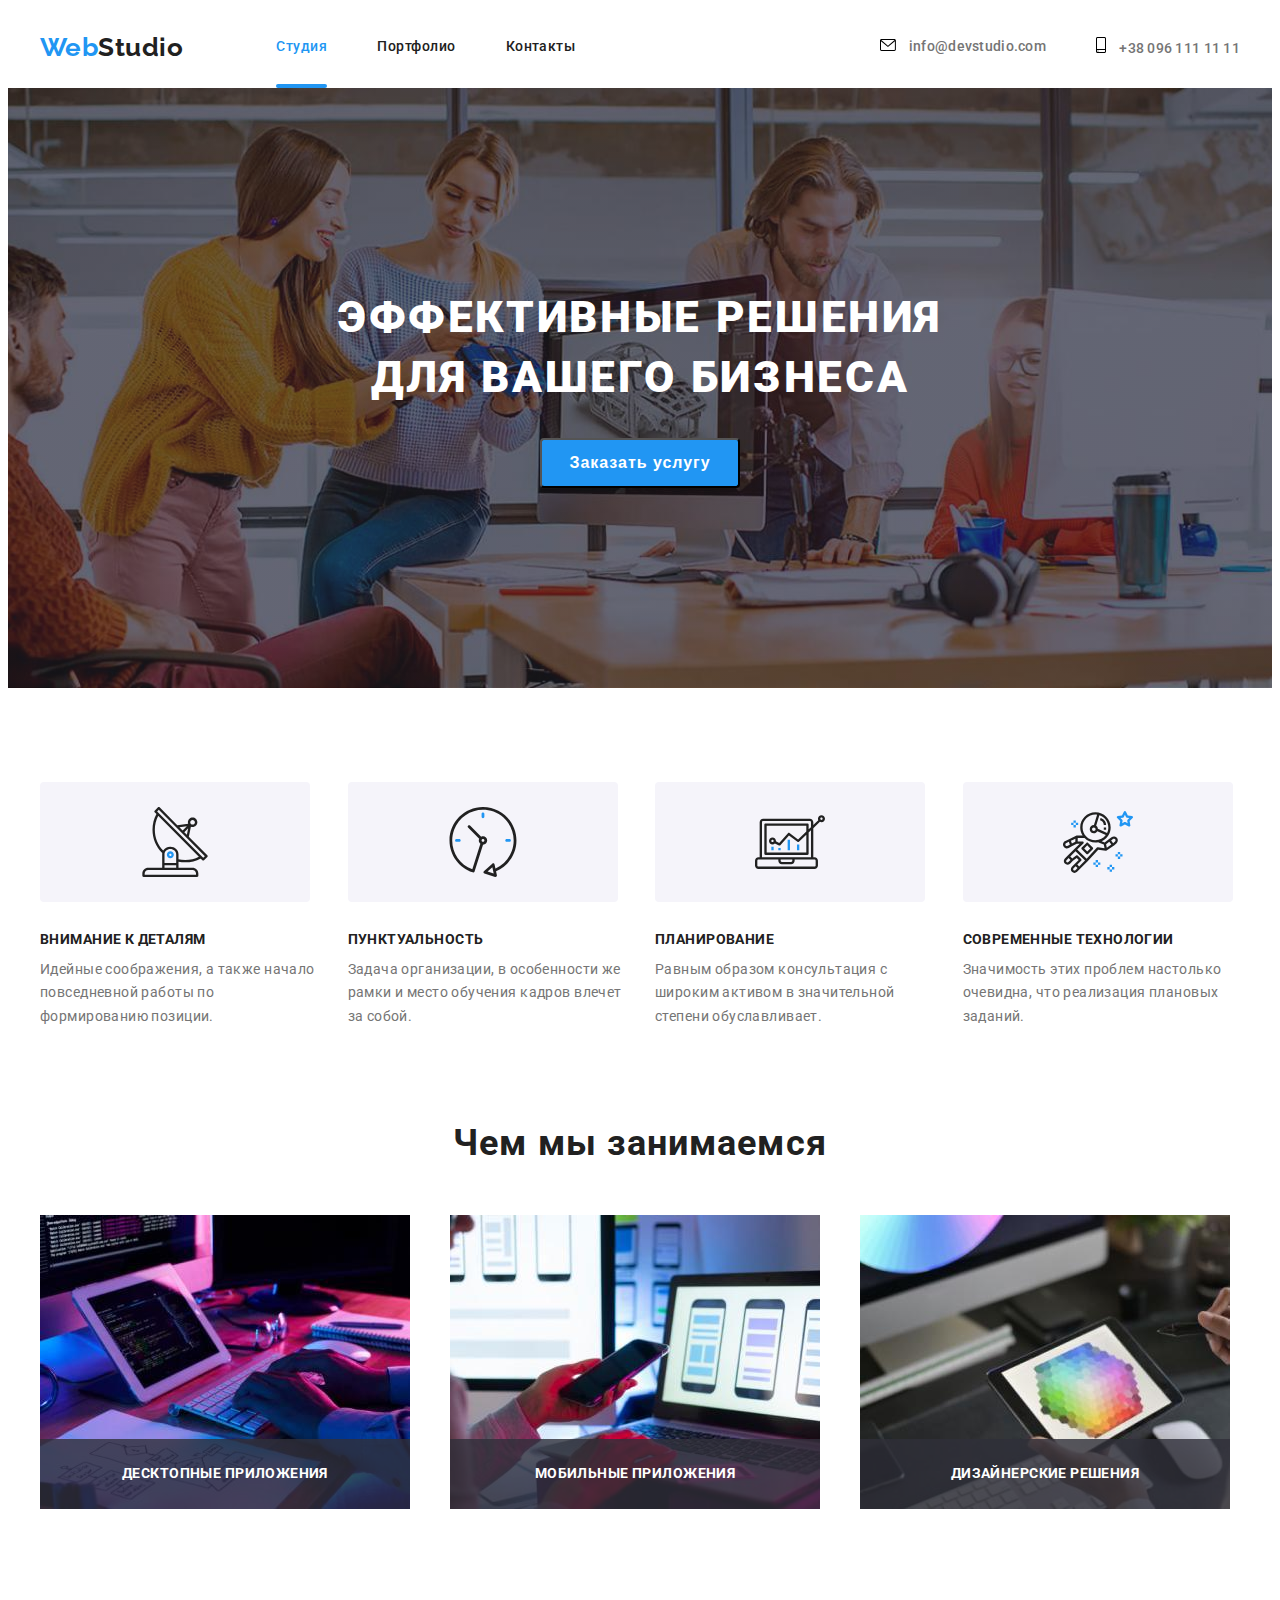
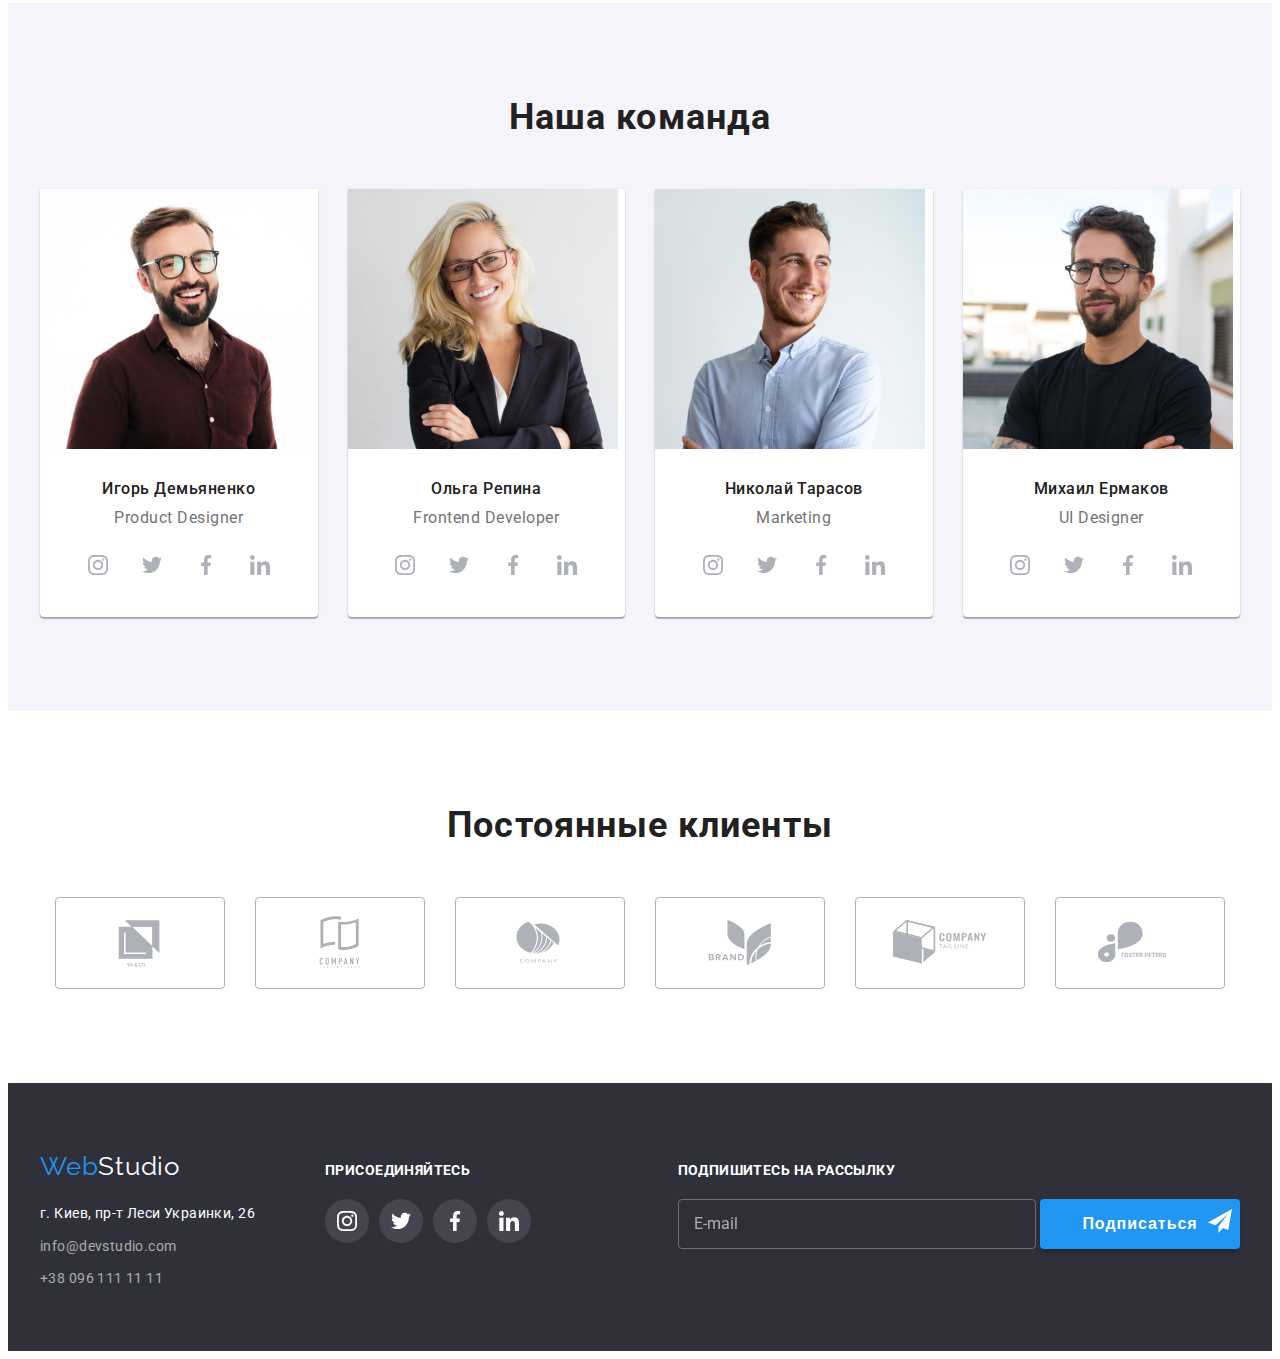
<file: index.html>
<!DOCTYPE html>
<html lang="ru">
<head>
    <meta charset="UTF-8">
    <meta http-equiv="X-UA-Compatible" content="IE=edge">
    <meta name="viewport" content="width=device-width, initial-scale=1.0">
    <title>WebStudio </title>
     <link 
      rel="preconnect" 
      href="https://fonts.gstatic.com">
    
    <link 
    href="https://fonts.googleapis.com/css2?family=Raleway:wght@700&family=Roboto:wght@400;500;700;900&display=swap"
    rel="stylesheet">
     <link
            rel="stylesheet"
            href="https://cdnjs.cloudflare.com/ajax/libs/modern-normalize/1.1.0/modern-normalize.min.css"
            integrity="sha512-wpPYUAdjBVSE4KJnH1VR1HeZfpl1ub8YT/NKx4PuQ5NmX2tKuGu6U/JRp5y+Y8XG2tV+wKQpNHVUX03MfMFn9Q=="
            crossorigin="anonymous"
            referrerpolicy="no-referrer"
        />
     <link
    rel="stylesheet"
    href="https://cdnjs.cloudflare.com/ajax/libs/animate.css/4.1.1/animate.min.css"
  />
  
    
    <link rel="stylesheet" href="./css/main.min.css">
   
</head>
<body>
    <!--HEADER-->
    <header class="header-section">
        <div class="container header-container">
          <nav class="header-nav">
            <a class="logo" href=""><span class="logo-web">Web</span>Studio</a> 
            <ul class="header-list list">
                <li class="header-list__item"><a class="header-list__link current" href="./index.html">Студия</a></li>
                <li class="header-list__item"><a class="header-list__link" href="./portfolio.html">Портфолио</a></li>
                <li class="header-list__item"><a class="header-list__link" href="">Контакты</a></li>
            </ul>
          </nav>
            <ul class="contact-list list">
                <li class="contact-list__item">
                     <a href="mailto:info@devstudio.com" class="meil header-contact">
                        <svg class="meil-icon" width="16" height="12">
                                    <use href="./images/sprite.svg#icon-envelope"></use>
                        </svg>
                        info@devstudio.com</a>
                </li>
                <li class="contact-list__item">
                    <a href="tel:+380961111111" class="header-contact">
                        <svg class="tel-icon" width="10" height="16">
                                    <use href="./images/sprite.svg#icon-smartphone"></use>
                        </svg>
                        +38 096 111 11 11</a>
                </li>
            </ul>
         
        </div>  
    </header>
    <!--HEADER END-->
    <!---->
    <main>
        <!--HERO-->
        <section class="hero">
          <div class="container">
            <h1 class="hero-title">Эффективные решения для вашего бизнеса</h1>
            <button type="button" class="hero-btn" data-modal-open>Заказать услугу</button>
          </div>
        </section>
        
         <!--HERO END-->
         <!--FEATURES-->
        <section class="features section">
            <div class="container">
            <h2 class="visually-hidden">Почему мы</h2>
            <ul class="feature__list list">
                <li class="feature__item">
                    <div class="feature__iconbg">
                         <svg class="fiature__icon" width="70" height="70">
                                    <use href="./images/sprite.svg#icon-antenna"
                                </svg>
                    </div>
                    <h3 class="feature__title">Внимание к деталям</h3>
                    <p class="feature__text">Идейные соображения, а также начало повседневной работы по формированию позиции.</p>
                </li>
                <li class="feature__item">
                    <div class="feature__iconbg">
                         <svg class="fiature__icon" width="70" height="70">
                                    <use href="./images/sprite.svg#icon-clock"
                                </svg>
                    </div>
                    <h3 class="feature__title">Пунктуальность</h3>
                    <p class="feature__text">Задача организации, в особенности же рамки и место обучения кадров влечет за собой.</p>
                </li>
                <li class="feature__item">
                    <div class="feature__iconbg">
                         <svg class="fiature__icon" width="70" height="70">
                                    <use href="./images/sprite.svg#icon-diagram"
                                </svg>
                    </div>
                    <h3 class="feature__title">Планирование</h3>
                    <p class="feature__text">Равным образом консультация с широким активом в значительной степени обуславливает.</p>
                </li>
                <li class="feature__item">
                    <div class="feature__iconbg">
                         <svg class="fiature__icon" width="70" height="70">
                                    <use href="./images/sprite.svg#icon-astronaut"
                                </svg>
                    </div>
                    <h3 class="feature__title">Современные технологии</h3>
                    <p class="feature__text">Значимость этих проблем настолько очевидна, что реализация плановых заданий.</p>
                </li>
            </ul>
           </div>
        </section>
        <!--FEATURES-->
        <!--WORK-->    
        <section class="work section">
            <div class="container">
            <h2 class="work__title">Чем мы занимаемся</h2>
            <ul class="work__list list">
                <li class="work__item">
                    <img src="./images/box 1.jpg" alt="пишем код" width="370">
                    <div class="work__subtitle">
                            <p>Десктопные приложения</p>
                        </div>
                </li>
                <li class="work__item">
                    <img src="./images/box 2.jpg" alt="тестируем" width="370">
                    <div class="work__subtitle">
                            <p>Мобильные приложения</p>
                        </div>
                </li>
                <li class="work__item">
                    <img src="./images/box 3.jpg" alt="выбираем цвет" width="370">
                    <div class="work__subtitle">
                            <p>Дизайнерские решения</p>
                        </div>
                </li>
            </ul>
            </div>
        </section>
        <!--WORK--> 
        <!--TEAM-->      
        <section class="team section">
            <div class="container">
            <h2 class="team__title">Наша команда</h2>
            <ul class="team-list list">
                <li class="team-list__item">
                    <img src="./images/team card 1.jpg" alt="Игорь Демьяненко" width="270">
                    <h3 class="team-list__title">Игорь Демьяненко</h3>
                    <p class="team-list__pro" lang="en">Product Designer</p>
                    <ul class="team-item__list social-list list">
                        <li class="social-list__item">
                            <a href="" class="social-list__link link">
                                <svg class="social-list__icon" width="20" height="20">
                                    <use href="./images/sprite.svg#icon-instagram"
                                </svg>
                            </a>
                        </li>
                        <li class="social-list__item">
                            <a href="" class="social-list__link link">
                                 <svg class="social-list__icon" width="20" height="20">
                                    <use href="./images/sprite.svg#icon-twitter"
                                </svg>
                            </a>
                        </li>
                        <li class="social-list__item">
                            <a href="" class="social-list__link link">
                                <svg class="social-list__icon" width="20" height="20">
                                    <use href="./images/sprite.svg#icon-facebook"
                                </svg>
                            </a>
                        </li>
                        <li class="social-list__item">
                            <a href="" class="social-list__link link">
                                <svg class="social-list__icon" width="20" height="20">
                                    <use href="./images/sprite.svg#icon-linkedin"
                                </svg>
                            </a>
                        </li>
                    </ul>
                </li>
                <li class="team-list__item">
                    <img src="./images/team card 2.jpg" alt="Ольга Репина" width="270">
                    <h3 class="team-list__title">Ольга Репина</h3>
                    <p class="team-list__pro" lang="en">Frontend Developer</p>
                    <ul class="team-item__list social-list list">
                        <li class="social-list__item">
                            <a href="" class="social-list__link link">
                                <svg class="social-list__icon" width="20" height="20">
                                    <use href="./images/sprite.svg#icon-instagram"
                                </svg>
                            </a>
                        </li>
                        <li class="social-list__item">
                            <a href="" class="social-list__link link">
                                 <svg class="social-list__icon" width="20" height="20">
                                    <use href="./images/sprite.svg#icon-twitter"
                                </svg>
                            </a>
                        </li>
                        <li class="social-list__item">
                            <a href="" class="social-list__link link">
                                <svg class="social-list__icon" width="20" height="20">
                                    <use href="./images/sprite.svg#icon-facebook"
                                </svg>
                            </a>
                        </li>
                        <li class="social-list__item">
                            <a href="" class="social-list__link link">
                                <svg class="social-list__icon" width="20" height="20">
                                    <use href="./images/sprite.svg#icon-linkedin"
                                </svg>
                            </a>
                        </li>
                    </ul>
                </li>
                <li class="team-list__item">
                    <img src="./images/team card 3.jpg" alt="Николай Тарасов" width="270">
                    <h3 class="team-list__title">Николай Тарасов</h3>
                    <p class="team-list__pro" lang="en">Marketing</p>
                    <ul class="team-item__list social-list list">
                        <li class="social-list__item">
                            <a href="" class="social-list__link link">
                                <svg class="social-list__icon" width="20" height="20">
                                    <use href="./images/sprite.svg#icon-instagram"
                                </svg>
                            </a>
                        </li>
                        <li class="social-list__item">
                            <a href="" class="social-list__link link">
                                 <svg class="social-list__icon" width="20" height="20">
                                    <use href="./images/sprite.svg#icon-twitter"
                                </svg>
                            </a>
                        </li>
                        <li class="social-list__item">
                            <a href="" class="social-list__link link">
                                <svg class="social-list__icon" width="20" height="20">
                                    <use href="./images/sprite.svg#icon-facebook"
                                </svg>
                            </a>
                        </li>
                        <li class="social-list__item">
                            <a href="" class="social-list__link link">
                                <svg class="social-list__icon" width="20" height="20">
                                    <use href="./images/sprite.svg#icon-linkedin"
                                </svg>
                            </a>
                        </li>
                    </ul>
                </li>
                <li class="team-list__item">
                    <img src="./images/team card 4.jpg" alt="Михаил Ермаков" width="270">
                    <h3 class="team-list__title">Михаил Ермаков</h3>
                    <p class="team-list__pro" lang="en">UI Designer</p>
                    <ul class="team-item__list social-list list">
                        <li class="social-list__item">
                            <a href="" class="social-list__link link">
                                <svg class="social-list__icon" width="20" height="20">
                                    <use href="./images/sprite.svg#icon-instagram"
                                </svg>
                            </a>
                        </li>
                        <li class="social-list__item">
                            <a href="" class="social-list__link link">
                                 <svg class="social-list__icon" width="20" height="20">
                                    <use href="./images/sprite.svg#icon-twitter"
                                </svg>
                            </a>
                        </li>
                        <li class="social-list__item">
                            <a href="" class="social-list__link link">
                                <svg class="social-list__icon" width="20" height="20">
                                    <use href="./images/sprite.svg#icon-facebook"
                                </svg>
                            </a>
                        </li>
                        <li class="social-list__item">
                            <a href="" class="social-list__link link">
                                <svg class="social-list__icon" width="20" height="20">
                                    <use href="./images/sprite.svg#icon-linkedin"
                                </svg>
                            </a>
                        </li>
                    </ul>   
                </li>
            </ul>
            </div>
        </section>
         <!--TEAM-->
         <!--CLIENT-->
         <section class="client section">
             <div class="conteiner">
                 <h2 class="client__title">Постоянные клиенты</h2>
                 <ul class="client__list list">
                     <li class="client__item">
                         <a href="" class="client__link link">
                             <svg class="client__icon" width="106" height="60">
                                    <use href="./images/sprite.svg#icon-logo1"
                                </svg>
                         </a>
                     </li>
                     <li class="client__item">
                         <a href="" class="client__link link">
                             <svg class="client__icon" width="106" height="60">
                                    <use href="./images/sprite.svg#icon-logo2"
                                </svg>
                         </a>
                     </li>
                     <li class="client__item">
                         <a href="" class="client__link link">
                             <svg class="client__icon" width="106" height="60">
                                    <use href="./images/sprite.svg#icon-logo3"
                                </svg>
                         </a>
                     </li>
                     <li class="client__item">
                         <a href="" class="client__link link">
                             <svg class="client__icon" width="106" height="60">
                                    <use href="./images/sprite.svg#icon-logo4"
                                </svg>
                         </a>
                     </li>
                     <li class="client__item">
                         <a href="" class="client__link link">
                             <svg class="client__icon" width="106" height="60">
                                    <use href="./images/sprite.svg#icon-logo5"
                                </svg>
                         </a>
                     </li>
                     <li class="client__item">
                         <a href="" class="client__link link">
                             <svg class="client__icon" width="106" height="60">
                                    <use href="./images/sprite.svg#icon-logo6"
                                </svg>
                         </a>
                     </li>
                 </ul>
             </div>
         </section>
    </main>
    </div>
    <!--footer-->
          <footer class="footer">
       <div class="container footer-conteiner">
        <div class="part-adress">
        <a class="footer-logo" href=""><span class="footer-logo-web">Web</span>Studio</a>
        <address class="adres">
            <p class="adres-adres">г. Киев, пр-т Леси Украинки, 26</p>
            <ul class="adres-list list">
                <li class="adres-list__item">
                    <a class="adres-list__contact" href="mailto:info@devstudio.com">info@devstudio.com</a>
                </li>
                <li class="adres-list__item">
                    <a class="adres-list__contact" href="tel:+380961111111">+38 096 111 11 11</a>
                </li>
            </ul>
        </address>
        </div>
        <div class="part-social">
            <p class="footer-text">присоединяйтесь</p>
            <ul class="footer-social__list list">
                        <li class="footer-social__item">
                            <a href="" class="footer-social__link link">
                                <svg class="footer-social__icon" width="20" height="20">
                                    <use href="./images/sprite.svg#icon-instagram"
                                </svg>
                            </a>
                        </li>
                        <li class="footer-social__item">
                            <a href="" class="footer-social__link link">
                                 <svg class="footer-social__icon" width="20" height="20">
                                    <use href="./images/sprite.svg#icon-twitter"
                                </svg>
                            </a>
                        </li>
                        <li class="footer-social__item">
                            <a href="" class="footer-social__link link">
                                <svg class="footer-social__icon" width="20" height="20">
                                    <use href="./images/sprite.svg#icon-facebook"
                                </svg>
                            </a>
                        </li>
                        <li class="footer-social__item">
                            <a href="" class="footer-social__link link">
                                <svg class="footer-social__icon" width="20" height="20">
                                    <use href="./images/sprite.svg#icon-linkedin"
                                </svg>
                            </a>
                        </li>  
            </ul>
        </div>
        <div class="footer-email">
            <p class="footer-text">Подпишитесь на рассылку</p>
            <form action="#" class="email-form">
                <input type="email" name="email" placeholder="E-mail" class="email-input"/>
                <button type="submit" class="btn-email">Подписаться
                    <svg class="email-icon" width="24" height="24">
                        <use href="./images/sprite.svg#icon-send">
                        </use>
                    </svg>
                </button>
            </form>
        </div>
    </div>
    </footer>

<!--MODAL WINDOW-->
<div class="backdrop is-hidden" data-modal>
    <div class="modal">
      <button type="button" class="close-btn" data-modal-close>
          <svg class="close-btn-icon">
                <use href="./images/sprite.svg#icon-vector">
                </use>
          </svg>
      </button>

      <form action="#" class="modal-form">
        <p class="modal-title">Оставьте свои данные, мы вам перезвоним</p>
        <div class="modal-field">
            <label for="user-name" class="input-label">
                Имя
            </label>
            <span class="input-wrapper">
                <input 
                    type="text"
                    name="user-name"
                    id="user-name"
                    class="modal-input"/>
                    <svg class="modal-icon" width="18" height="18">
                        <use href="./images/sprite.svg#icon-name">
                        </use>
                    </svg>
            </span>
        </div>
        <div class="modal-field">
            <label for="user-tel" class="input-label">
                Телефон
            </label>
            <span class="input-wrapper">
                <input 
                    type="tel"
                    name="user-tel"
                    id="user-tel"
                    class="modal-input"
                />
                    <svg class="modal-icon" width="18" height="18">
                        <use href="./images/sprite.svg#icon-tel">
                        </use>
                    </svg>
            </span>
        </div>
        <div class="modal-field">
            <label for="user-mail" class="input-label">
                Почта
            </label>
            <span class="input-wrapper">
                <input 
                    type="email"
                    name="user-mail"
                    id="user-mail"
                    class="modal-input" />
                    <svg class="modal-icon" width="18" height="18">
                        <use href="./images/sprite.svg#icon-emeil" >
                        </use>
                    </svg>
            </span>
        </div>
        <div class="modal-field">
            <label for="user-text" class="input-label">
                Комментарий
            </label>
        <textarea 
            name="user-text"
            id="user-text"
            class="modal-text-input"
            placeholder="Введите текст"
            ></textarea>
        </div>
        <input type="checkbox" id="modal-checkbox" class="modal-checkbox visually-hidden"/>
        <label for="modal-checkbox" class="chek-text"> <span>
            <svg class="chek-icon" width="11" height="8">
                <use href="./images/sprite.svg#icon-check">
                        </use>
            </svg>
        </span> Соглашаюсь с рассылкой и принимаю <a href="" class="chek-text-a"> Условия договора</a></label>
        <button type="submit" class="form-btn">Отправить</button>
      </form>

    </div>
</div>

<script src="./js/modal.js"></script>
</body>
</html>
</file>
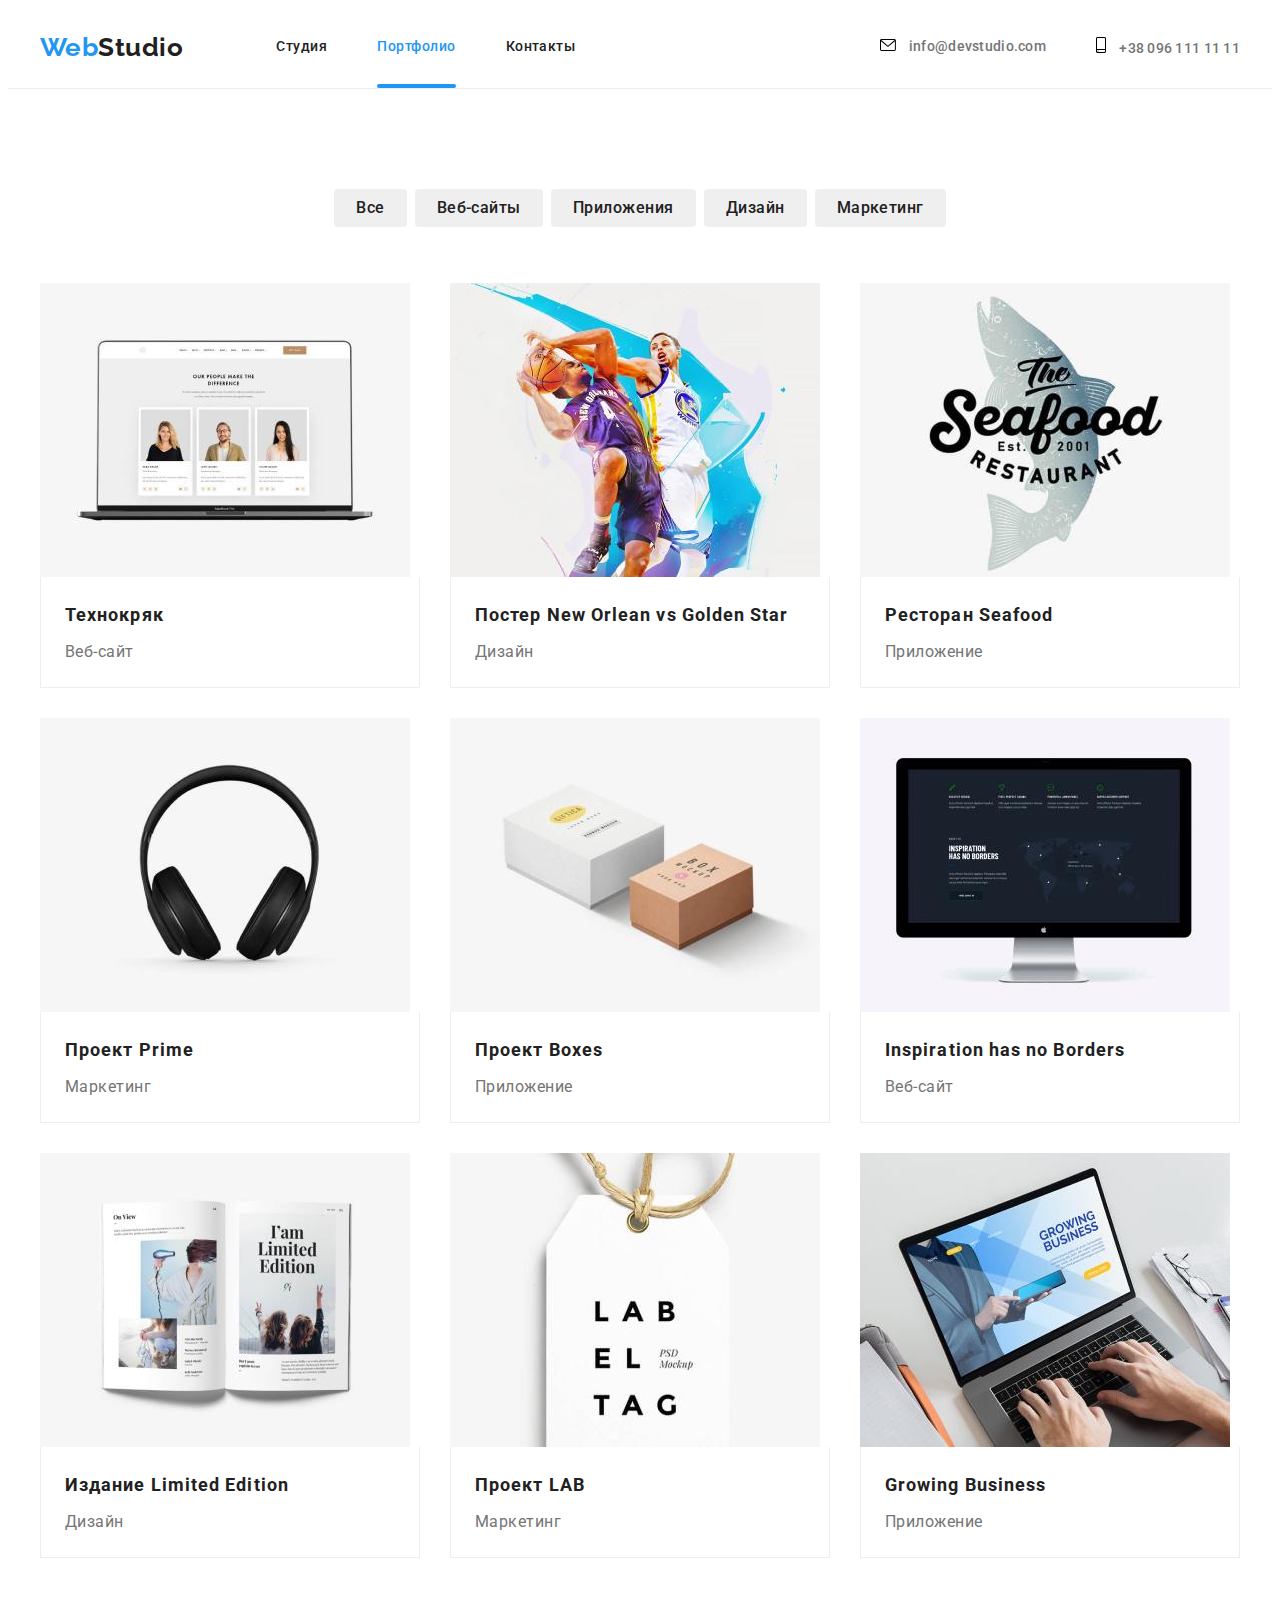
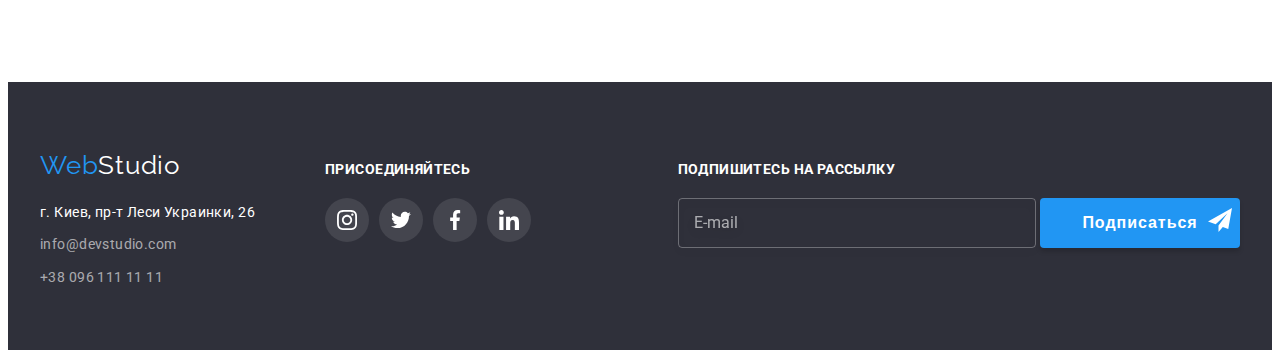
<file: portfolio.html>
<!DOCTYPE html>
<html lang="ru">
<head>
    <meta charset="UTF-8">
    <meta http-equiv="X-UA-Compatible" content="IE=edge">
    <meta name="viewport" content="width=device-width, initial-scale=1.0">
    <title>WebStudio</title>
    <link 
      rel="preconnect" 
      href="https://fonts.gstatic.com">
    
    <link rel="preconnect" href="https://fonts.googleapis.com">
<link rel="preconnect" href="https://fonts.gstatic.com" crossorigin>
<link 
    href="https://fonts.googleapis.com/css2?family=Raleway:wght@700&family=Roboto:wght@400;500;700;900&display=swap"
    rel="stylesheet">
     <link
            rel="stylesheet"
            href="https://cdnjs.cloudflare.com/ajax/libs/modern-normalize/1.1.0/modern-normalize.min.css"
            integrity="sha512-wpPYUAdjBVSE4KJnH1VR1HeZfpl1ub8YT/NKx4PuQ5NmX2tKuGu6U/JRp5y+Y8XG2tV+wKQpNHVUX03MfMFn9Q=="
            crossorigin="anonymous"
            referrerpolicy="no-referrer"
        />
    
    <link rel="stylesheet" href="./css/main.min.css">
</head>
<body>
   <!--HEADER-->
   <header class="header-section portfolio-line">
    <div class="container header-container">
      <nav class="header-nav">
        <a class="logo" href=""><span class="logo-web">Web</span>Studio</a> 
        <ul class="header-list list">
            <li class="header-list__item"><a class="header-list__link" href="./index.html">Студия</a></li>
            <li class="header-list__item"><a class="header-list__link current" href="./portfolio.html">Портфолио</a></li>
            <li class="header-list__item"><a class="header-list__link" href="">Контакты</a></li>
        </ul>
      </nav>
        <ul class="contact-list list">
            <li class="contact-list__item">
                 <a href="mailto:info@devstudio.com" class="meil header-contact">
                    <svg class="meil-icon" width="16" height="12">
                                <use href="./images/sprite.svg#icon-envelope"></use>
                    </svg>
                    info@devstudio.com</a>
            </li>
            <li class="contact-list__item">
                <a href="tel:+380961111111" class="header-contact">
                    <svg class="tel-icon" width="10" height="16">
                                <use href="./images/sprite.svg#icon-smartphone"></use>
                    </svg>
                    +38 096 111 11 11</a>
            </li>
        </ul>
     
    </div>  
</header>    
<!--HEADER END-->
    <!---->
    <main>
        
        <!--PROJECT-->
        <section class="project section">
            <div class="container">
            <h1 class="project-title" hidden>Наши проекты</h1>
            <ul class="project-btn__list list">
                <li class="project-btn__item"> <button type="button" class="project-btn">Все</button>  </li>
                <li class="project-btn__item"> <button type="button" class="project-btn">Веб-сайты</button> </li>
                <li class="project-btn__item"> <button type="button" class="project-btn">Приложения</button> </li>
                <li class="project-btn__item"> <button type="button" class="project-btn">Дизайн</button> </li>
                <li class="project-btn__item"> <button type="button" class="project-btn">Маркетинг</button> </li>
            </ul>
            <ul class="project-img__list list">
                <li class="project-img__item">
                    <div class="project-top-wrapper"> 
                    <img src="./images/portfolio 1.jpg" alt="Веб-сайт Технокряк" width="370">
                    <p class="project-top-text">Технокряк это современная площадка распространения коронавируса. Компании используют эту платформу для цифрового шпионажа и атак на защищённые сервера конкурентов.</p>
                    </div>
                    <div class="subtitle">
                    <h2 class="project-img__title">Технокряк</h2>
                    <p class="project-img__text">Веб-сайт</p>
                </div>
                </li>
                <li class="project-img__item">
                    <div class="project-top-wrapper"> 
                    <img src="./images/portfolio 2.jpg" alt="Постер New Orlean vs Golden Star" width="370">
                    <p class="project-top-text">Lorem ipsum, dolor sit amet consectetur adipisicing elit. Aperiam deserunt mollitia ipsam natus necessitatibus
                                        veritatis eaque culpa, omnis delectus accusantium?</p>
                    </div>
                    <div class="subtitle">
                    <h2 class="project-img__title">Постер New Orlean vs Golden Star</h2>
                    <p class="project-img__text">Дизайн</p>
                </div>
                </li>
                <li class="project-img__item">
                    <div class="project-top-wrapper"> 
                    <img src="./images/portfolio 3.jpg" alt="Приложение для Ресторан Seafood" width="370">
                    <p class="project-top-text">Lorem ipsum, dolor sit amet consectetur adipisicing elit. Aperiam deserunt mollitia ipsam natus necessitatibus
                                        veritatis eaque culpa, omnis delectus accusantium?</p>
                    </div>
                    <div class="subtitle">
                    <h2 class="project-img__title">Ресторан Seafood</h2>
                    <p class="project-img__text">Приложение</p>
                </div>
                </li>
                <li class="project-img__item">
                    <div class="project-top-wrapper"> 
                    <img src="./images/portfolio 4.jpg" alt="Проект Prime" width="370">
                    <p class="project-top-text">Lorem ipsum, dolor sit amet consectetur adipisicing elit. Aperiam deserunt mollitia ipsam natus necessitatibus
                                        veritatis eaque culpa, omnis delectus accusantium?</p>
                    </div>
                    <div class="subtitle">
                    <h2 class="project-img__title">Проект Prime</h2>
                    <p class="project-img__text">Маркетинг</p>
                </div>
                </li>
                <li class="project-img__item">
                    <div class="project-top-wrapper"> 
                    <img src="./images/portfolio 5.jpg" alt="Проект Boxes" width="370">
                    <p class="project-top-text">Lorem ipsum, dolor sit amet consectetur adipisicing elit. Aperiam deserunt mollitia ipsam natus necessitatibus
                                        veritatis eaque culpa, omnis delectus accusantium?</p>
                    </div>
                    <div class="subtitle">
                    <h2 class="project-img__title">Проект Boxes</h2>
                    <p class="project-img__text">Приложение</p>
                </div>
                </li>
                <li class="project-img__item">
                    <div class="project-top-wrapper"> 
                    <img src="./images/portfolio 6.jpg" alt="Веб-сайт Inspiration has no Borders" width="370">
                    <p class="project-top-text">Lorem ipsum, dolor sit amet consectetur adipisicing elit. Aperiam deserunt mollitia ipsam natus necessitatibus
                                        veritatis eaque culpa, omnis delectus accusantium?</p>
                    </div>
                    <div class="subtitle">
                    <h2 class="project-img__title" lang="en">Inspiration has no Borders</h2>
                    <p class="project-img__text">Веб-сайт</p>
                </div>
                </li>
                <li class="project-img__item">
                    <div class="project-top-wrapper"> 
                    <img src="./images/portfolio 7.jpg" alt="Издание Limited Edition" width="370">
                    <p class="project-top-text">Lorem ipsum, dolor sit amet consectetur adipisicing elit. Aperiam deserunt mollitia ipsam natus necessitatibus
                                        veritatis eaque culpa, omnis delectus accusantium?</p>
                    </div>
                    <div class="subtitle">
                    <h2 class="project-img__title">Издание Limited Edition</h2>
                    <p class="project-img__text">Дизайн</p>
                </div>
                </li>
                <li class="project-img__item">
                    <div class="project-top-wrapper"> 
                    <img src="./images/portfolio 8.jpg" alt="Проект LAB" width="370">
                    <p class="project-top-text">Lorem ipsum, dolor sit amet consectetur adipisicing elit. Aperiam deserunt mollitia ipsam natus necessitatibus
                                        veritatis eaque culpa, omnis delectus accusantium?</p>
                    </div>
                    <div class="subtitle">
                    <h2 class="project-img__title">Проект LAB</h2>
                    <p class="project-img__text">Маркетинг</p>
               
                </li>
                <li class="project-img__item">
                    <div class="project-top-wrapper"> 
                    <img src="./images/portfolio 9.jpg" alt="Приложение Growing Business" width="370">
                    <p class="project-top-text">Lorem ipsum, dolor sit amet consectetur adipisicing elit. Aperiam deserunt mollitia ipsam natus necessitatibus
                                        veritatis eaque culpa, omnis delectus accusantium?</p>
                    </div>
                    <div class="subtitle">
                    <h2 class="project-img__title" lang="en">Growing Business</h2>
                    <p class="project-img__text">Приложение</p>
                </div>
                </li>
            </ul>
            </div>
        </section>
        <!--PROJECT-->
        
    </main> 
    <!--footer-->
    <footer class="footer">
        <div class="container footer-conteiner">
         <div class="part-adress">
         <a class="footer-logo" href=""><span class="footer-logo-web">Web</span>Studio</a>
         <address class="adres">
             <p class="adres-adres">г. Киев, пр-т Леси Украинки, 26</p>
             <ul class="adres-list list">
                 <li class="adres-list__item">
                     <a class="adres-list__contact" href="mailto:info@devstudio.com">info@devstudio.com</a>
                 </li>
                 <li class="adres-list__item">
                     <a class="adres-list__contact" href="tel:+380961111111">+38 096 111 11 11</a>
                 </li>
             </ul>
         </address>
         </div>
         <div class="part-social">
             <p class="footer-text">присоединяйтесь</p>
             <ul class="footer-social__list list">
                         <li class="footer-social__item">
                             <a href="" class="footer-social__link link">
                                 <svg class="footer-social__icon" width="20" height="20">
                                     <use href="./images/sprite.svg#icon-instagram"
                                 </svg>
                             </a>
                         </li>
                         <li class="footer-social__item">
                             <a href="" class="footer-social__link link">
                                  <svg class="footer-social__icon" width="20" height="20">
                                     <use href="./images/sprite.svg#icon-twitter"
                                 </svg>
                             </a>
                         </li>
                         <li class="footer-social__item">
                             <a href="" class="footer-social__link link">
                                 <svg class="footer-social__icon" width="20" height="20">
                                     <use href="./images/sprite.svg#icon-facebook"
                                 </svg>
                             </a>
                         </li>
                         <li class="footer-social__item">
                             <a href="" class="footer-social__link link">
                                 <svg class="footer-social__icon" width="20" height="20">
                                     <use href="./images/sprite.svg#icon-linkedin"
                                 </svg>
                             </a>
                         </li>  
             </ul>
         </div>
         <div class="footer-email">
             <p class="footer-text">Подпишитесь на рассылку</p>
             <form action="#" class="email-form">
                 <input type="email" name="email" placeholder="E-mail" class="email-input"/>
                 <button type="submit" class="btn-email">Подписаться
                     <svg class="email-icon" width="24" height="24">
                         <use href="./images/sprite.svg#icon-send">
                         </use>
                     </svg>
                 </button>
             </form>
         </div>
     </div>
     </footer>
</body>
</html>
</file>
<file: css/main.min.css>
:root{--primary-text-color: #212121;--secondary-text-color: #757575;--accent-color: #2196f3;--primary-bg-color: #e5e5e5;--secondary-bg-color: #2f303a;--grey-bg-color: #f5f4fa;--color-title: #ffffff;--color-btn: #2196f3}p,h1,h2,h3,h4,h5,h6{margin:0;padding:0}ul{margin:0;padding-left:0}img{display:block}body{color:var(--secondary-text-color);font-family:Roboto, sans-serif;font-size:16px;line-height:1.19;letter-spacing:0.03em;font-family:'Roboto', sans-serif}.list{list-style:none;margin:0;padding:0}.link{text-decoration:none}.container{width:1200px;margin:0 auto;padding-left:15px;padding-right:15px}.section{padding-top:94px;padding-bottom:94px}.visually-hidden{position:absolute;width:1px;height:1px;margin:-1px;border:0;padding:0;white-space:nowrap;clip-path:inset(100%);clip:rect(0 0 0 0);overflow:hidden}.header{padding-top:32px;padding-bottom:32px}.header-container{display:flex;align-items:center;padding-top:24px;padding-bottom:25px}.header-nav{display:flex;align-items:center}.header-list{display:flex;align-items:center;margin-left:93px}.header-list .header-list__item:not(:last-child){margin-right:50px}.contact-list{display:flex;margin-left:auto;align-items:center}.logo{font-weight:700;font-size:26px;line-height:1.19;color:var(--primary-text-color);text-decoration:none;font-family:'Raleway', sans-serif}.logo-web{color:var(--accent-color)}.header-list,.header-list__link{font-weight:500;font-size:14px;line-height:1.14;text-decoration:none;color:var(--primary-text-color);font-family:'Roboto', sans-serif;position:relative;transition:color 250ms cubic-bezier(0.4, 0, 0.2, 1)}.header-list__link:hover,.header-list__link:focus{color:var(--accent-color)}.header-list__link.current{color:var(--accent-color)}.header-contact{font-weight:500;font-size:14px;line-height:1.14;letter-spacing:0.02em;text-decoration:none;color:var(--secondary-text-color);font-family:'Roboto', sans-serif;transition:color 250ms cubic-bezier(0.4, 0, 0.2, 1)}.header-contact:hover,.header-contact:focus{color:var(--accent-color)}.contact-list__item{display:flex;align-items:center}.contact-list__item:not(:last-child){margin-right:50px}.meil-icon{width:16px;height:12px;margin-right:10px;fill:#000;transition:fill 250ms cubic-bezier(0.4, 0, 0.2, 1)}.header-contact:hover .meil-icon,.header-contact:focus .meil-icon{fill:var(--accent-color)}.tel-icon{width:10px;height:16px;margin-right:10px;fill:#000;transition:fill 250ms cubic-bezier(0.4, 0, 0.2, 1)}.header-contact:hover .tel-icon,.header-contact:focus .tel-icon{fill:var(--accent-color)}.current::after{content:'';position:absolute;width:100%;height:4px;border-radius:2px;background-color:var(--accent-color);display:block;bottom:-34px}.hero{display:block;background-image:linear-gradient(to right, rgba(47,48,58,0.4), rgba(47,48,58,0.4)),url("../images/bg-img.jpg");background-repeat:no-repeat;background-position:center;background-size:cover;padding-top:200px;padding-bottom:200px;text-align:center}.hero-title{display:block;width:696px;font-weight:900;font-size:44px;line-height:1.36;letter-spacing:0.06em;text-transform:uppercase;color:var(--color-title);margin:0 auto;margin-bottom:30px}.hero-btn{background-color:var(--color-btn);color:var(--color-title);font-weight:700;font-size:16px;line-height:1.87;width:200px;height:50px;letter-spacing:0.06em;text-align:center;display:flex;align-items:center;box-shadow:0px 4px 4px rgba(0,0,0,0.15);border-radius:4px;justify-content:center;margin:0 auto}.features{width:1170;padding-bottom:47px}.feature__title{font-weight:700;font-size:14px;line-height:1.14;letter-spacing:0.03em;text-transform:uppercase;color:var(--primary-text-color);margin-bottom:10px}.feature__text{font-size:14px;line-height:1.71;letter-spacing:0.03em;color:var(--secondary-text-color)}.feature__list{display:flex;margin-left:-30px}.feature__item{flex-basis:calc(100% / 4 - 30px);margin-left:30px;display:block}.feature__iconbg{width:270px;height:120px;background-color:var(--grey-bg-color);margin-bottom:30px;border-radius:4px;display:flex;align-items:center;justify-content:center}.work{padding-top:47px}.work__title{color:var(--primary-text-color);font-weight:700;font-size:36px;line-height:1.16;text-align:center;letter-spacing:0.03em;margin:0 auto;margin-bottom:50px}.work__list{display:flex;margin-left:-30px}.work__item{flex-basis:calc(100% / 3 - 30px);margin-left:30px;position:relative}.work__subtitle{position:absolute;left:0;bottom:0;text-transform:uppercase;font-weight:700;font-size:14px;line-height:1.14;text-align:center;letter-spacing:0.03em;color:#ffffff;display:flex;width:370px;height:70px;background-color:rgba(47,48,58,0.8);align-items:center;justify-content:center}.team{background-color:var(--grey-bg-color)}.team__title{font-weight:700;font-size:36px;line-height:1.16;letter-spacing:0.03em;color:var(--primary-text-color);text-align:center;margin:0 auto;margin-bottom:50px}.team-list__title{display:flex;font-weight:500;font-size:16px;line-height:1.19;letter-spacing:0.03em;text-align:center;justify-content:center;color:var(--primary-text-color);margin-top:30px;margin-bottom:10px}.team-list__pro{display:flex;font-size:16px;line-height:1.19;letter-spacing:0.03em;text-align:center;color:var(--secondary-text-color);justify-content:center;padding-bottom:16px}.team-list{display:flex;margin-left:-30px}.team-list__item{flex-basis:calc(100% / 4 - 30px);margin-left:30px;box-shadow:0px 1px 3px rgba(0,0,0,0.12),0px 1px 1px rgba(0,0,0,0.14),0px 2px 1px rgba(0,0,0,0.2);border-radius:0px 0px 4px 4px;border-bottom:var(--grey-bg-color);background-color:#ffffff}.social-list__item{width:44px;height:44px;margin-bottom:30px}.social-list__item+.social-list__item{margin-left:10px}.social-list__link{width:100%;height:100%;display:block;border-radius:50%;display:flex;align-items:center;justify-content:center;transition:background-color 250ms cubic-bezier(0.4, 0, 0.2, 1)}.social-list__link:hover,.social-list__link:focus{background-color:var(--color-btn)}.social-list{display:flex;justify-content:center}.social-list__icon{width:20px;height:20px;fill:#afb1b8;transition:fill 250ms cubic-bezier(0.4, 0, 0.2, 1)}.social-list__link:hover .social-list__icon,.social-list__link:focus .social-list__icon{fill:#ffffff}.client__title{font-weight:700;font-size:36px;line-height:1.16;letter-spacing:0.03em;color:var(--primary-text-color);text-align:center;margin:0 auto;margin-bottom:50px}.client__list{display:flex;justify-content:center}.client__link{display:flex;width:170px;height:92px;border:1px solid #afb1b8;box-sizing:border-box;border-radius:4px;align-items:center;justify-content:center;transition:border 250ms cubic-bezier(0.4, 0, 0.2, 1)}.client__link:hover,.client__link:focus{border:1px solid var(--accent-color)}.client__item+.client__item{margin-left:30px}.client__icon{width:106px;height:60px;fill:#afb1b8;transition:fill 250ms cubic-bezier(0.4, 0, 0.2, 1)}.client__link:hover .client__icon,.client__link:focus .client__icon{fill:var(--color-btn)}.footer{background-color:var(--secondary-bg-color);padding-top:60px;padding-bottom:60px;display:block}.footer-conteiner{display:flex;align-items:baseline}.footer-logo{display:flex;font-weight:400;font-size:26px;line-height:1.19;letter-spacing:0.03em;color:var(--color-title);text-decoration:none;font-family:'Raleway', sans-serif;margin-bottom:20px}.part-adress{display:block;margin-right:70px;margin-left:0}.part-social{display:block}.footer-logo-web{color:var(--accent-color)}.adres{font-style:normal}.adres-list__item,.adres-list__contact{font-size:14px;line-height:1.71;letter-spacing:0.03em;color:rgba(255,255,255,0.6);text-decoration:none;font-family:'Roboto', sans-serif}.adres-adres{font-size:14px;line-height:1.71;letter-spacing:0.03em;color:var(--color-title);font-family:'Roboto', sans-serif}.adres-list__item{margin-top:9px}.footer-text{text-transform:uppercase;font-style:normal;font-weight:700;font-size:14px;line-height:1.14;letter-spacing:0.03em;margin-bottom:20px;color:var(--color-title);margin-top:20px}.footer-social__item{width:44px;height:44px;margin-bottom:30px}.footer-social__item+.footer-social__item{margin-left:10px}.footer-social__link{width:100%;height:100%;display:block;border-radius:50%;display:flex;align-items:center;justify-content:center;background:rgba(255,255,255,0.1);transition:background-color 250ms cubic-bezier(0.4, 0, 0.2, 1)}.footer-social__link:hover,.footer-social__link:focus{background-color:var(--color-btn)}.footer-social__list{display:flex;justify-content:center}.footer-social__icon{width:20px;height:20px;fill:#ffffff}.footer-email{margin-left:auto}.btn-email{background-color:var(--color-btn);color:var(--color-title);cursor:pointer;font-weight:700;font-size:16px;line-height:1.87;min-width:200px;height:50px;display:inline-block;letter-spacing:0.06em;text-align:center;box-shadow:0px 4px 4px rgba(0,0,0,0.15);border-radius:4px;border:transparent;align-items:center;padding:10px 29px;position:relative}.email-input{width:358px;height:50px;background-color:transparent;border:1px solid rgba(255,255,255,0.3);box-sizing:border-box;filter:drop-shadow(0px 4px 4px rgba(0,0,0,0.15));border-radius:4px;padding:15px;color:var(--color-title)}.email-input::placeholder{font-family:Roboto;font-style:normal;font-weight:normal;font-size:16px;line-height:1,25;color:rgba(255,255,255,0.6)}.email-icon{fill:#ffffff;width:24px;height:24px;position:absolute;margin-left:10px}.portfolio-line{border-bottom:1px solid #ececec}.project-btn__list{display:flex;justify-content:center;margin-bottom:50px}.project-btn__item{padding-top:6px;padding-bottom:6px}.project-btn__item:not(:last-child){margin-right:8px}.project-btn{font-weight:500;font-size:16px;line-height:1.62;letter-spacing:0.03em;color:var(--primary-text-color);cursor:pointer;border:none;font-family:inherit;border-radius:4px;padding-top:6px;padding-bottom:6px;padding-left:22px;padding-right:22px;transition:background-color 250ms cubic-bezier(0.4, 0, 0.2, 1),box-shadow 250ms cubic-bezier(0.4, 0, 0.2, 1)}.project-btn:hover,.project-btn:focus{color:var(--color-title);background-color:var(--accent-color);box-shadow:0px 3px 1px rgba(0,0,0,0.1),0px 1px 2px rgba(0,0,0,0.08),0px 2px 2px rgba(0,0,0,0.12)}.project-img__list{display:flex;flex-wrap:wrap;margin-left:-30px}.project-top-wrapper{position:relative;overflow:hidden;display:block}.project-top-text{font-size:18px;line-height:1.56;color:var(--color-title);background-color:var(--accent-color);position:absolute;top:0;left:0;height:100%;display:flex;align-items:center;justify-content:center;padding-left:24px;padding-right:24px;transform:translateY(100%);transition:transform 250ms cubic-bezier(0.4, 0, 0.2, 1)}.project-img__item:hover .project-top-text{transform:translateY(0)}.project-img__title{font-weight:700;font-size:18px;line-height:2;letter-spacing:0.06em;color:var(--primary-text-color);font-family:'Roboto', sans-serif;margin-bottom:4px}.project-img__text{font-size:16px;line-height:1.87;letter-spacing:0.03em;color:var(--secondary-text-color);font-family:'Roboto', sans-serif}.project-img__item{display:block;flex-basis:calc((100% - 90px) / 3);margin-left:30px;margin-bottom:30px}.project-img__item:hover,.project-img__item:focus{cursor:pointer;box-shadow:0px 1px 1px rgba(0,0,0,0.12),0px 4px 4px rgba(0,0,0,0.06),1px 4px 6px rgba(0,0,0,0.16)}.subtitle{padding-top:20px;padding-bottom:20px;padding-left:24px;padding-right:24px;background:#ffffff;border-bottom:1px solid #eeeeee;border-left:1px solid #eeeeee;border-right:1px solid #eeeeee}.backdrop{position:fixed;width:100vw;height:100vh;top:0;background-color:rgba(0,0,0,0.2);display:flex;align-items:center;justify-content:center;transition:opacity 250ms cubic-bezier(0.4, 0, 0.2, 1),visibility 250ms cubic-bezier(0.4, 0, 0.2, 1)}.backdrop.is-hidden{opacity:0;visibility:hidden;pointer-events:0}.backdrop.is-hidden .modal{transform:scale(1.5) rotate(360deg)}.modal{width:528px;min-height:581px;background-color:#ffffff;box-shadow:0px 1px 3px rgba(0,0,0,0.12),0px 1px 1px rgba(0,0,0,0.14),0px 2px 1px rgba(0,0,0,0.2);border-radius:4px;position:relative;transform:scale(1) rotate(0);transition:transform 250ms cubic-bezier(0.4, 0, 0.2, 1);padding:40px}.modal-title{font-family:Roboto;font-style:normal;font-weight:bold;font-size:20px;line-height:1.15;text-align:center;letter-spacing:0.03em;color:#212121;margin-bottom:12px}.modal-input{width:100%;height:40px;border:1px solid rgba(33,33,33,0.2);border-radius:4px;padding-left:40px;padding-right:20px;outline:none}.modal-input:focus{border-color:var(--accent-color);cursor:pointer}.modal-input:focus+.modal-icon{fill:var(--accent-color)}.input-label{font-family:Roboto;font-style:normal;font-weight:normal;font-size:12px;line-height:1.16;letter-spacing:0.01em;color:#757575;display:block}.modal-field{margin-bottom:15px}.input-wrapper{display:block;position:relative}.modal-icon{position:absolute;left:10px;top:50%;transform:translateY(-50%);fill:#212121}.modal-text-input{width:100%;height:120px;border:1px solid rgba(33,33,33,0.2);border-radius:4px;resize:none;outline:none;padding:10px}.modal-text-input:focus{border-color:var(--accent-color);cursor:pointer}.modal-text-input::placeholder{font-size:12px;line-height:1.16;letter-spacing:0.01em;color:rgba(117,117,117,0.5)}.close-btn{position:absolute;top:10px;right:10px;background-color:transparent;border-radius:50%;width:30px;height:30px;border:1px solid rgba(0,0,0,0.1);display:flex;align-items:center;justify-content:center;cursor:pointer}.close-btn:hover .close-btn-icon,.close-btn:focus .close-btn-icon{fill:var(--accent-color)}.close-btn-icon{width:11px;height:11px}.form-btn{width:200px;height:50px;background-color:var(--color-btn);color:var(--color-title);font-weight:500;font-size:16px;line-height:1.875;display:flex;align-items:center;text-align:center;letter-spacing:0.06em;justify-content:center;box-shadow:0px 4px 4px rgba(0,0,0,0.15);border-radius:4px;margin:0 auto;margin-top:30px;border:none}.chek-text{font-size:14px;line-height:1.7;letter-spacing:0.03em;color:#757575;display:flex;margin-top:20px;text-align:center}.chek-text span{width:15px;height:15px;border:2px solid #000;display:flex;border-radius:3px;margin-right:8px;justify-content:center;align-items:center}.chek-text-a{margin-left:5px;color:var(--accent-color)}.modal-checkbox:checked+.chek-text span{background-color:var(--accent-color);border:none}
/*# sourceMappingURL=main.min.css.map */
</file>
